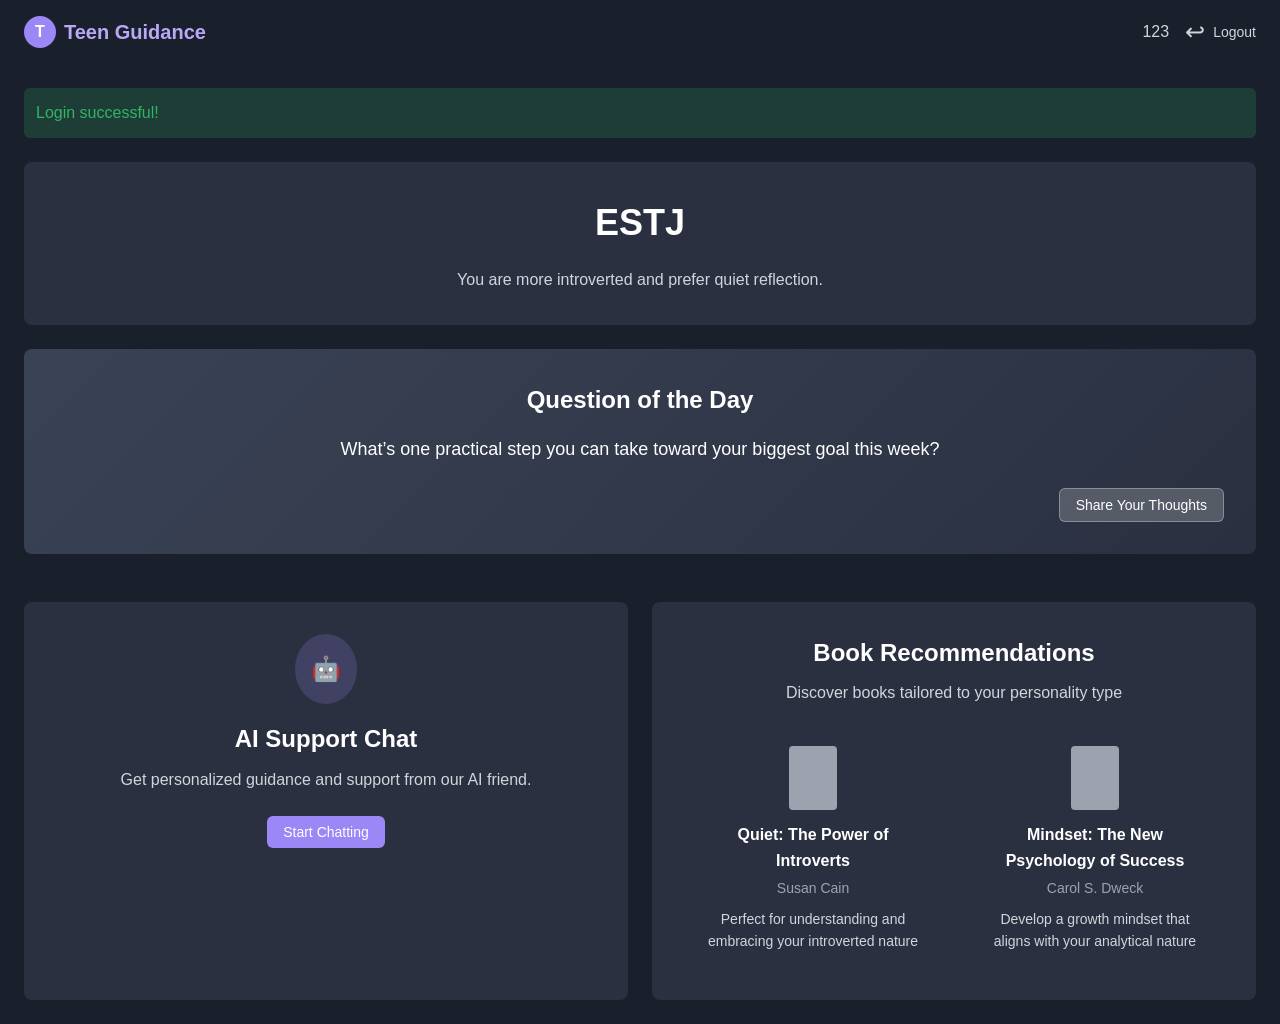
<file: index.html>
<!DOCTYPE html>
<html lang="en">

<head>
  <meta charset="UTF-8" />
  <meta name="viewport" content="width=device-width, initial-scale=1.0" />
  <title>Teen Guidance - Personalized Development</title>
  <meta name="description" content="Personalized guidance and support for teens based on personality types" />
  <meta name="author" content="Lovable" />
  <meta property="og:title" content="Teen Guidance" />
  <meta property="og:description" content="Personalized guidance and support for teens based on personality types" />
  <meta property="og:type" content="website" />
  <meta property="og:image" content="https://lovable.dev/opengraph-image-p98pqg.png" />
  <meta name="twitter:card" content="summary_large_image" />
  <meta name="twitter:site" content="@lovable_dev" />
  <meta name="twitter:image" content="https://lovable.dev/opengraph-image-p98pqg.png" />
  <link rel="stylesheet" href="styles.css" />
  <script src="https://cdn.gpteng.co/gptengineer.js" type="module"></script>
</head>

<body>
  <div id="app">
    <!-- Header Section -->
    <header class="header">
      <div class="header-left">
        <div class="logo">
          <span>T</span>
        </div>
        <h1>Teen Guidance</h1>
      </div>
      <div class="header-right">
        <span class="points">123</span>
        <button class="logout-button">
          <span class="icon">↩</span>
          Logout
        </button>
      </div>
    </header>

    <div class="container">
      <!-- Success Alert Section -->
      <div class="alert success-alert">
        <div>Login successful!</div>
      </div>

      <!-- Main Content Section -->
      <div class="content">
        <!-- Personality Type Section -->
        <div class="card personality-type">
          <h2 id="mbti-type">ESTJ</h2>
          <p>You are more introverted and prefer quiet reflection.</p>
        </div>

        <!-- Question of the Day Section -->
        <div class="card question-of-day">
          <h2>Question of the Day</h2>
          <p id="qotd-text">Loading question...</p>
          <div class="button-container">
            <button class="button outline">Share Your Thoughts</button>
          </div>
        </div>

        <!-- Hidden Comment Section -->
        <div class="card comment-section" id="commentSection" style="display: none;">
          <h2>Your Thoughts</h2>
          <textarea
            id="userComment"
            rows="4"
            placeholder="Write your answer here..."
            style="width: 100%; padding: 10px; border-radius: 8px;"
          ></textarea>
          <div style="display: flex; justify-content: space-between; margin-top: 10px;">
            <button class="button cancel-button" onclick="cancelComment()">Cancel</button>
            <button class="button primary" onclick="submitComment()">Share</button>
          </div>
        </div>


        <div id="submitFeedback" style="font-size: 24px; display: inline-block; margin-left: 10px;"></div>



        <!-- AI Support and Book Recommendations Section -->
        <div class="columns">
          <!-- AI Support Chat -->
          <div class="column">
            <div class="card ai-support">
              <div class="icon-container">
                <div class="icon-circle">
                  <span class="icon">🤖</span>
                </div>
              </div>
              <h2>AI Support Chat</h2>
              <p>Get personalized guidance and support from our AI friend.</p>
              <button class="button primary">Start Chatting</button>
            </div>
          </div>

          <!-- Book Recommendations -->
          <div class="column">
            <div class="card book-recommendations">
              <h2>Book Recommendations</h2>
              <p>Discover books tailored to your personality type</p>
              <div class="book-grid">
                <div class="book-item">
                  <div class="book-cover"></div>
                  <h3>Quiet: The Power of Introverts</h3>
                  <p class="author">Susan Cain</p>
                  <p class="description">Perfect for understanding and embracing your introverted nature</p>
                </div>
                <div class="book-item">
                  <div class="book-cover"></div>
                  <h3>Mindset: The New Psychology of Success</h3>
                  <p class="author">Carol S. Dweck</p>
                  <p class="description">Develop a growth mindset that aligns with your analytical nature</p>
                </div>
              </div>
            </div>
          </div>
        </div> <!-- End columns -->
      </div> <!-- End content -->
    </div> <!-- End container -->
  </div> <!-- End app -->

  <script src="script.js"></script>
</body>

</html>
</file>
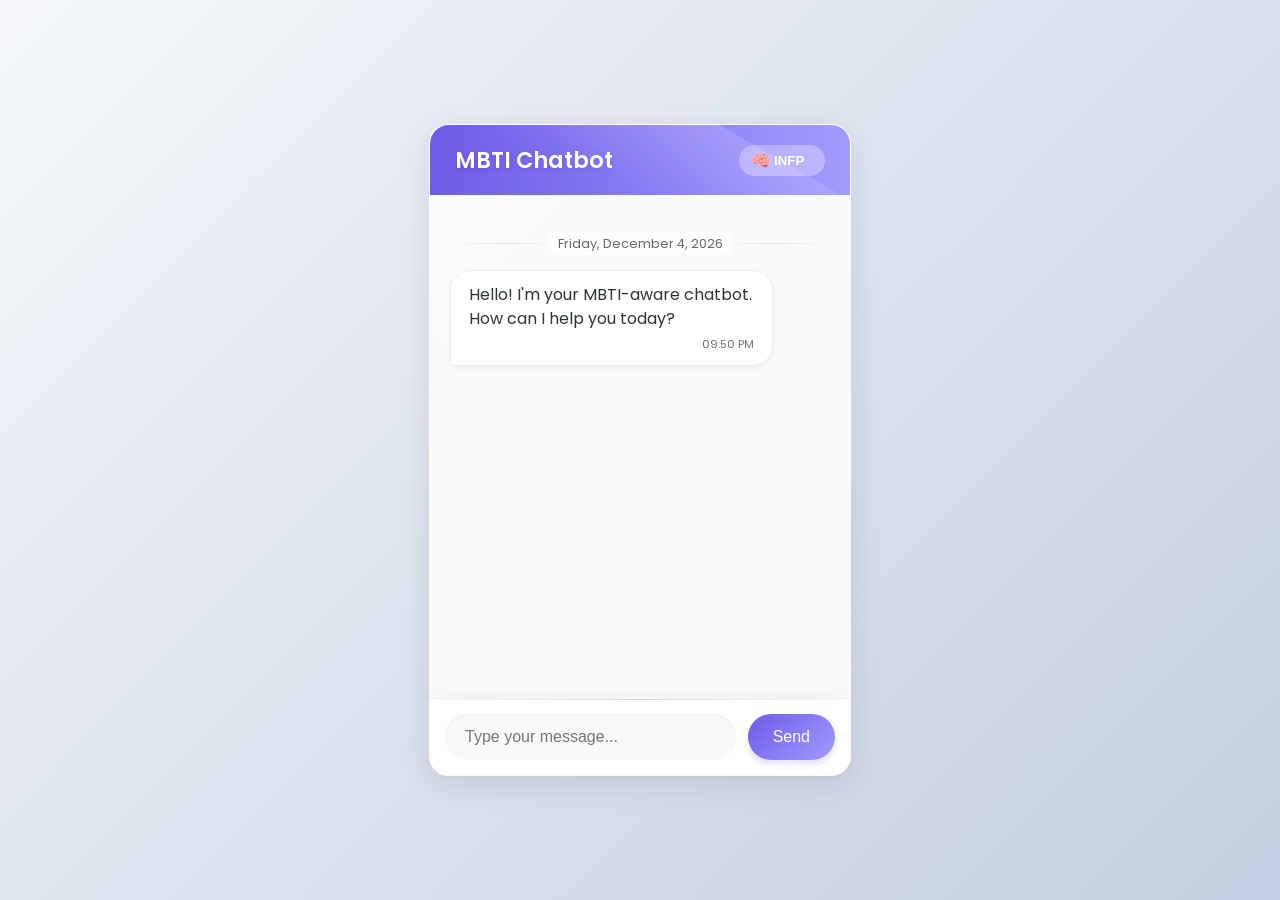
<file: chatbot/frontend/index.html>
<!DOCTYPE html>
<html lang="en">
<head>
    <meta charset="UTF-8">
    <meta name="viewport" content="width=device-width, initial-scale=1.0">
    <title>MBTI Chatbot</title>
    <link rel="stylesheet" href="style.css">
    <link href="https://fonts.googleapis.com/css2?family=Poppins:wght@400;500;600&display=swap" rel="stylesheet">
<style>
    :root {
        --primary-color: #6c5ce7;
    }
</style>
</head>
<body>
    <div class="chat-container">
        <div class="chat-header">
            <h2>MBTI Chatbot</h2>
            <div class="mbti-selector">
                <select id="mbti-select">
                    <option value="INFP" selected>INFP</option>
                    <option value="INTJ">INTJ</option>
                    <option value="INFJ">INFJ</option>
                    <option value="ENFP">ENFP</option>
                    <option value="ENTP">ENTP</option>
                    <option value="ISFP">ISFP</option>
                    <option value="ISTP">ISTP</option>
                    <option value="ISFJ">ISFJ</option>
                    <option value="ISTJ">ISTJ</option>
                    <option value="ESTP">ESTP</option>
                    <option value="ESFP">ESFP</option>
                    <option value="ENFJ">ENFJ</option>
                    <option value="ESTJ">ESTJ</option>
                    <option value="ESFJ">ESFJ</option>
                    <option value="ENTJ">ENTJ</option>
                </select>
            </div>
        </div>
        <div class="chat-messages" id="chat-messages"></div>
        <div class="chat-input">
            <input type="text" id="user-input" placeholder="Type your message...">
            <button id="send-button">Send</button>
        </div>
    </div>
    <script src="script.js"></script>
</body>
</html>
</file>
<file: styles.css>
:root {
  --app-dark-blue: #1A1F2C;
  --app-light-blue: #2A3040;
  --app-purple: #9b87f5;
  --app-purple-light: #b8a9f7;
  --app-success: rgba(50, 180, 100, 0.2);
  --app-success-text: rgba(50, 180, 100, 1);
  --white: #fff;
  --gray-300: #d1d5db;
  --gray-400: #9ca3af;
}

* {
  margin: 0;
  padding: 0;
  box-sizing: border-box;
  font-family: -apple-system, BlinkMacSystemFont, 'Segoe UI', Roboto, Helvetica, Arial, sans-serif;
}

body {
  background-color: var(--app-dark-blue);
  color: var(--white);
  line-height: 1.6;
}

#app {
  display: flex;
  flex-direction: column;
  min-height: 100vh;
}

/* Header Styles */
.header {
  background-color: var(--app-dark-blue);
  padding: 1rem 1.5rem;
  display: flex;
  justify-content: space-between;
  align-items: center;
}

.header-left {
  display: flex;
  align-items: center;
}

.logo {
  width: 2rem;
  height: 2rem;
  background-color: var(--app-purple);
  border-radius: 50%;
  display: flex;
  align-items: center;
  justify-content: center;
  margin-right: 0.5rem;
}

.logo span {
  color: var(--white);
  font-weight: bold;
}

.header h1 {
  color: var(--app-purple-light);
  font-size: 1.25rem;
  font-weight: bold;
}

.header-right {
  display: flex;
  align-items: center;
  gap: 1rem;
}

.points {
  color: var(--gray-300);
}

.logout-button {
  display: flex;
  align-items: center;
  gap: 0.5rem;
  background: transparent;
  border: none;
  color: var(--gray-300);
  cursor: pointer;
  font-size: 0.875rem;
}

.logout-button:hover {
  color: var(--white);
}

/* Container Styles */
.container {
  padding: 1.5rem;
  flex: 1;
}

/* Alert Styles */
.alert {
  padding: 0.75rem;
  border-radius: 0.375rem;
  margin-bottom: 1.5rem;
}

.success-alert {
  background-color: var(--app-success);
  color: var(--app-success-text);
}

/* Content Styles */
.content {
  display: flex;
  flex-direction: column;
  gap: 1.5rem;
}

/* Card Styles */
.card {
  background-color: var(--app-light-blue);
  border-radius: 0.5rem;
  padding: 2rem;
  text-align: center;
  height: 100%;
}

/* Personality Type Styles */
.personality-type h2 {
  font-size: 2.25rem;
  margin-bottom: 1rem;
}

.personality-type p {
  color: var(--gray-300);
}

/* Question of the Day Styles */
.question-of-day {
  background: linear-gradient(135deg, #3a4356 0%, #2A3040 100%);
}

.question-of-day h2 {
  font-size: 1.5rem;
  margin-bottom: 1rem;
}

.question-of-day p {
  font-size: 1.125rem;
  margin-bottom: 1.5rem;
}

.button-container {
  display: flex;
  justify-content: flex-end;
}

/* Button Styles */
.button {
  padding: 0.5rem 1rem;
  border-radius: 0.375rem;
  font-weight: 500;
  font-size: 0.875rem;
  cursor: pointer;
  transition: background-color 0.2s;
}

.primary {
  background-color: var(--app-purple);
  color: var(--white);
  border: none;
}

.primary:hover {
  background-color: var(--app-purple-light);
}

.outline {
  background-color: rgba(255, 255, 255, 0.2);
  color: var(--white);
  border: 1px solid rgba(255, 255, 255, 0.3);
}

.outline:hover {
  background-color: rgba(255, 255, 255, 0.3);
}

/* AI Support Styles */
.ai-support {
  display: flex;
  flex-direction: column;
  align-items: center;
}

.icon-container {
  display: flex;
  justify-content: center;
  margin-bottom: 1rem;
}

.icon-circle {
  background-color: rgba(155, 135, 245, 0.2);
  padding: 1rem;
  border-radius: 50%;
  display: flex;
  align-items: center;
  justify-content: center;
}

.icon {
  font-size: 1.5rem;
}

.ai-support h2 {
  font-size: 1.5rem;
  margin-bottom: 0.5rem;
}

.ai-support p {
  color: var(--gray-300);
  margin-bottom: 1.5rem;
}

/* Book Recommendations Styles */
.book-recommendations h2 {
  font-size: 1.5rem;
  margin-bottom: 0.5rem;
}

.book-recommendations > p {
  color: var(--gray-300);
  margin-bottom: 1.5rem;
}

.book-grid {
  display: grid;
  grid-template-columns: 1fr;
  gap: 1.5rem;
}

.book-item {
  background-color: var(--app-light-blue);
  border-radius: 0.375rem;
  padding: 1rem;
  display: flex;
  flex-direction: column;
  height: 100%;
}

.book-cover {
  width: 3rem;
  height: 4rem;
  background-color: var(--gray-400);
  border-radius: 0.25rem;
  margin: 0 auto 0.75rem;
}

.book-item h3 {
  color: var(--white);
  font-weight: 600;
  text-align: center;
  margin-bottom: 0.25rem;
  font-size: 1rem;
}

.book-item .author {
  color: var(--gray-400);
  font-size: 0.875rem;
  text-align: center;
  margin-bottom: 0.5rem;
}

.book-item .description {
  color: var(--gray-300);
  font-size: 0.875rem;
  text-align: center;
  margin-top: auto;
}

/* Responsive Layout */
@media screen and (min-width: 768px) {
  .columns {
    display: grid;
    grid-template-columns: repeat(2, 1fr);
    gap: 1.5rem;
  }
  
  .book-grid {
    grid-template-columns: repeat(2, 1fr);
  }
}

@media screen and (max-width: 767px) {
  .columns {
    display: flex;
    flex-direction: column;
    gap: 1.5rem;
  }
  
  .column {
    margin-bottom: 1.5rem;
  }
  
  .column:last-child {
    margin-bottom: 0;
  }
}

/* Feedback Button Styles */
/*
.submit-feedback-box {
  display: none;
  justify-content: center;
  align-items: center;
  margin-top: 10px;
  font-size: 24px;
  font-weight: bold;
  padding: 10px;
  border-radius: 8px;
  width: 100%;
  text-align: center;
}
*/

#submitFeedback.green {
  color: green;
}

#submitFeedback.red {
  color: red;
}

#commentSection {
  margin-top: 20px;
}

#userComment {
  width: 100%;
  height: 100px;
  padding: 10px;
  border-radius: 5px;
  border: 1px solid #ccc;
  margin-bottom: 10px;
}

.cancel-button {
  background-color: #ddd;
  color: #333;
  border: none;
  padding: 10px 16px;
  border-radius: 6px;
  cursor: pointer;
}

.cancel-button:hover {
  background-color: #ccc;
}
</file>
<file: chatbot/frontend/style.css>
/* body {
    font-family: 'Segoe UI', Tahoma, Geneva, Verdana, sans-serif;
    background-color: #f5f7fa;
    margin: 0;
    padding: 0;
    display: flex;
    justify-content: center;
    align-items: center;
    height: 100vh;
    color: #333;
}

.chat-container {
    width: 400px;
    height: 600px;
    background-color: white;
    border-radius: 15px;
    box-shadow: 0 5px 15px rgba(0, 0, 0, 0.1);
    display: flex;
    flex-direction: column;
    overflow: hidden;
}

.chat-header {
    background-color: #6c5ce7;
    color: white;
    padding: 15px 20px;
    display: flex;
    justify-content: space-between;
    align-items: center;
}

.chat-header h2 {
    margin: 0;
    font-size: 1.3rem;
}

.mbti-selector select {
    padding: 5px 10px;
    border-radius: 15px;
    border: none;
    background-color: rgba(255, 255, 255, 0.2);
    color: white;
    font-weight: bold;
    cursor: pointer;
}

.chat-messages {
    flex: 1;
    padding: 20px;
    overflow-y: auto;
    background-color: #f8f9fa;
}

.message {
    margin-bottom: 15px;
    padding: 12px 15px;
    border-radius: 18px;
    max-width: 70%;
    word-wrap: break-word;
    line-height: 1.4;
}

.user-message {
    background-color: #6c5ce7;
    color: white;
    margin-left: auto;
    border-bottom-right-radius: 5px;
}

.bot-message {
    background-color: #e0e0e0;
    color: #333;
    margin-right: auto;
    border-bottom-left-radius: 5px;
}

.chat-input {
    display: flex;
    padding: 15px;
    background-color: white;
    border-top: 1px solid #eee;
}

.chat-input input {
    flex: 1;
    padding: 12px 15px;
    border: 1px solid #ddd;
    border-radius: 25px;
    outline: none;
    font-size: 1rem;
}

.chat-input button {
    margin-left: 10px;
    padding: 12px 20px;
    background-color: #6c5ce7;
    color: white;
    border: none;
    border-radius: 25px;
    cursor: pointer;
    font-size: 1rem;
    transition: background-color 0.3s;
}

.chat-input button:hover {
    background-color: #5649c0;
}

.typing-indicator {
    display: inline-flex;
    padding: 10px 15px;
    background-color: #e0e0e0;
    color: #666;
    border-radius: 18px;
    border-bottom-left-radius: 5px;
    margin-bottom: 15px;
    align-items: center;
}

.typing-indicator span {
    display: inline-block;
    width: 8px;
    height: 8px;
    background-color: #666;
    border-radius: 50%;
    margin: 0 2px;
    animation: bounce 1.4s infinite ease-in-out;
}

.typing-indicator span:nth-child(2) {
    animation-delay: 0.2s;
}

.typing-indicator span:nth-child(3) {
    animation-delay: 0.4s;
}

@keyframes bounce {
    0%, 60%, 100% { transform: translateY(0); }
    30% { transform: translateY(-5px); }
} */

/* Modern Gradient Background */
body {
    font-family: 'Poppins', sans-serif;
    background: linear-gradient(135deg, #f5f7fa 0%, #c3cfe2 100%);
    margin: 0;
    padding: 0;
    display: flex;
    justify-content: center;
    align-items: center;
    min-height: 100vh;
    color: #2d3436;
}

/* Glassmorphism Chat Container */
.chat-container {
    width: 420px;
    height: 650px;
    background: rgba(255, 255, 255, 0.9);
    backdrop-filter: blur(10px);
    border-radius: 20px;
    box-shadow: 0 8px 32px rgba(0, 0, 0, 0.1);
    display: flex;
    flex-direction: column;
    overflow: hidden;
    border: 1px solid rgba(255, 255, 255, 0.2);
}

/* Vibrant Header with Animation */
.chat-header {
    background: linear-gradient(90deg, #6c5ce7 0%, #a29bfe 100%);
    color: white;
    padding: 18px 25px;
    display: flex;
    justify-content: space-between;
    align-items: center;
    position: relative;
    overflow: hidden;
}

.chat-header::before {
    content: '';
    position: absolute;
    top: -50%;
    left: -50%;
    width: 200%;
    height: 200%;
    background: linear-gradient(
        to bottom right,
        rgba(255,255,255,0.3) 0%,
        rgba(255,255,255,0) 60%
    );
    transform: rotate(30deg);
    animation: shine 3s infinite;
}

@keyframes shine {
    0% { transform: rotate(30deg) translate(-30%, -30%); }
    100% { transform: rotate(30deg) translate(30%, 30%); }
}

.chat-header h2 {
    margin: 0;
    font-size: 1.4rem;
    font-weight: 600;
    position: relative;
    text-shadow: 0 2px 4px rgba(0,0,0,0.1);
}

/* Animated MBTI Selector */
.mbti-selector {
    position: relative;
}

.mbti-selector select {
    padding: 8px 15px 8px 35px;
    border-radius: 20px;
    border: none;
    background-color: rgba(255, 255, 255, 0.3);
    color: white;
    font-weight: 600;
    cursor: pointer;
    appearance: none;
    transition: all 0.3s ease;
}

.mbti-selector select:hover {
    background-color: rgba(255, 255, 255, 0.4);
}

.mbti-selector::before {
    content: "🧠";
    position: absolute;
    left: 12px;
    top: 50%;
    transform: translateY(-50%);
    pointer-events: none;
}

/* Message Bubble Enhancements */
.chat-messages {
    flex: 1;
    padding: 20px;
    overflow-y: auto;
    background: rgba(248, 249, 250, 0.7);
    display: flex;
    flex-direction: column;
}

.message {
    margin-bottom: 15px;
    padding: 12px 18px;
    border-radius: 20px;
    max-width: 75%;
    word-wrap: break-word;
    line-height: 1.5;
    position: relative;
    animation: fadeIn 0.3s ease-out;
    box-shadow: 0 2px 4px rgba(0,0,0,0.05);
}

@keyframes fadeIn {
    from { opacity: 0; transform: translateY(10px); }
    to { opacity: 1; transform: translateY(0); }
}

.user-message {
    background: linear-gradient(135deg, #6c5ce7 0%, #a29bfe 100%);
    color: white;
    margin-left: auto;
    border-bottom-right-radius: 5px;
    align-self: flex-end;
}

.bot-message {
    background: white;
    color: #2d3436;
    margin-right: auto;
    border-bottom-left-radius: 5px;
    border: 1px solid #eee;
    align-self: flex-start;
}

/* Input Area with Floating Effect */
.chat-input {
    display: flex;
    padding: 15px;
    background: white;
    border-top: 1px solid rgba(0,0,0,0.05);
    box-shadow: 0 -5px 15px rgba(0,0,0,0.03);
    position: relative;
}

.chat-input::before {
    content: '';
    position: absolute;
    top: 0;
    left: 0;
    right: 0;
    height: 1px;
    background: linear-gradient(90deg, transparent, rgba(108, 92, 231, 0.3), transparent);
}

.chat-input input {
    flex: 1;
    padding: 14px 20px;
    border: none;
    border-radius: 30px;
    outline: none;
    font-size: 1rem;
    background: #f8f9fa;
    transition: all 0.3s ease;
    box-shadow: inset 0 1px 3px rgba(0,0,0,0.05);
}

.chat-input input:focus {
    background: white;
    box-shadow: 0 0 0 2px rgba(108, 92, 231, 0.2);
}

.chat-input button {
    margin-left: 12px;
    padding: 0 25px;
    background: linear-gradient(135deg, #6c5ce7 0%, #a29bfe 100%);
    color: white;
    border: none;
    border-radius: 30px;
    cursor: pointer;
    font-size: 1rem;
    font-weight: 500;
    transition: all 0.3s ease;
    box-shadow: 0 4px 6px rgba(108, 92, 231, 0.2);
    display: flex;
    align-items: center;
    justify-content: center;
}

.chat-input button:hover {
    transform: translateY(-2px);
    box-shadow: 0 6px 12px rgba(108, 92, 231, 0.25);
}

.chat-input button:active {
    transform: translateY(0);
}

/* Enhanced Typing Indicator */
.typing-indicator {
    display: inline-flex;
    padding: 12px 18px;
    background: white;
    color: #666;
    border-radius: 20px;
    border-bottom-left-radius: 5px;
    margin-bottom: 15px;
    align-items: center;
    box-shadow: 0 2px 4px rgba(0,0,0,0.05);
    align-self: flex-start;
}

.typing-indicator span {
    display: inline-block;
    width: 10px;
    height: 10px;
    background: #6c5ce7;
    border-radius: 50%;
    margin: 0 3px;
    animation: bounce 1.4s infinite ease-in-out;
}

/* Date Separator */
.date-separator {
    text-align: center;
    margin: 15px 0;
    position: relative;
}

.date-separator::before,
.date-separator::after {
    content: '';
    flex: 1;
    height: 1px;
    background: linear-gradient(90deg, transparent, rgba(0,0,0,0.1), transparent);
    position: absolute;
    top: 50%;
    width: 30%;
}

.date-separator::before {
    left: 0;
}

.date-separator::after {
    right: 0;
}

.date-separator span {
    background: rgba(255,255,255,0.7);
    padding: 3px 10px;
    border-radius: 15px;
    font-size: 0.8rem;
    color: #666;
    position: relative;
    z-index: 1;
}

/* Message Timestamps */
.message-time {
    font-size: 0.7rem;
    opacity: 0.7;
    margin-top: 5px;
    display: block;
    text-align: right;
}

.user-message .message-time {
    color: rgba(255,255,255,0.7);
}

/* Scrollbar Styling */
.chat-messages::-webkit-scrollbar {
    width: 8px;
}

.chat-messages::-webkit-scrollbar-track {
    background: rgba(0,0,0,0.03);
    border-radius: 10px;
}

.chat-messages::-webkit-scrollbar-thumb {
    background: rgba(108, 92, 231, 0.3);
    border-radius: 10px;
}

.chat-messages::-webkit-scrollbar-thumb:hover {
    background: rgba(108, 92, 231, 0.5);
}
</file>
